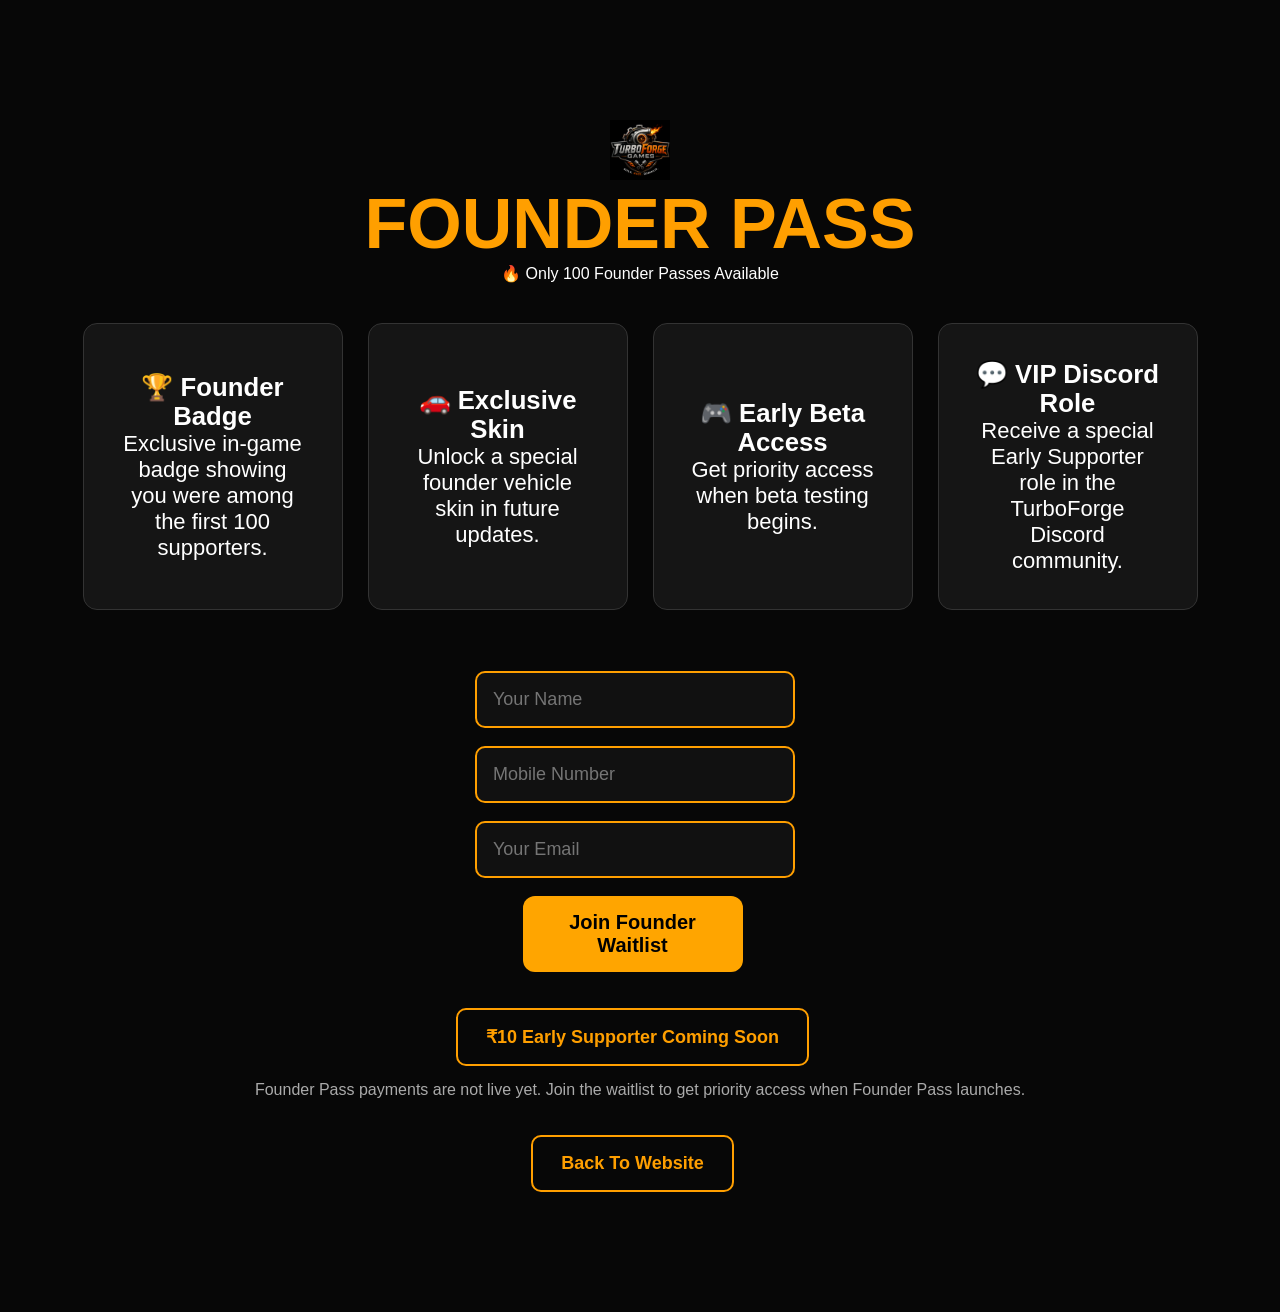
<file: founder-pass.html>
<!DOCTYPE html>
<html>

<head>
    <title>Founder Pass | TurboForge Games</title>
    <link rel="stylesheet" href="style.css">
</head>

<body>

<section class="section">

    <div class="logo">
        <img src="assets/logo/logo.png" alt="TurboForge Games Logo">
    </div>

    <h1>Founder Pass</h1>

    <p>
       🔥 Only 100 Founder Passes Available
    </p>

    <div class="cards">

<div class="card">
<h3>🏆 Founder Badge</h3>
<p>Exclusive in-game badge showing you were among the first 100 supporters.</p>
</div>

<div class="card">
<h3>🚗 Exclusive Skin</h3>
<p>Unlock a special founder vehicle skin in future updates.</p>
</div>

<div class="card">
<h3>🎮 Early Beta Access</h3>
<p>Get priority access when beta testing begins.</p>
</div>

<div class="card">
<h3>💬 VIP Discord Role</h3>
<p>Receive a special Early Supporter role in the TurboForge Discord community.</p>
</div>

</div>

    <br><br>

<form id="founderForm">

<input type="text"
placeholder="Your Name"
required>

<br><br>

<input type="tel"
placeholder="Mobile Number"
required>

<br><br>

<input type="email"
placeholder="Your Email"
required>

<br><br>

<button type="submit" class="cta-button">
Join Founder Waitlist
</button>

</form>

<p id="founderSuccess" style="display:none;">
✅ You have been added to the Founder Pass Waitlist.
</p>

<br><br>

<button class="outline">
₹10 Early Supporter Coming Soon
</button>
<p class="small-note">
Founder Pass payments are not live yet.
Join the waitlist to get priority access when Founder Pass launches.
</p>


    <br><br>

    <a href="index.html">
        <button class="outline">
            Back To Website
        </button>
    </a>

</section>

<script src="script.js"></script>

</body>
</html>
</file>
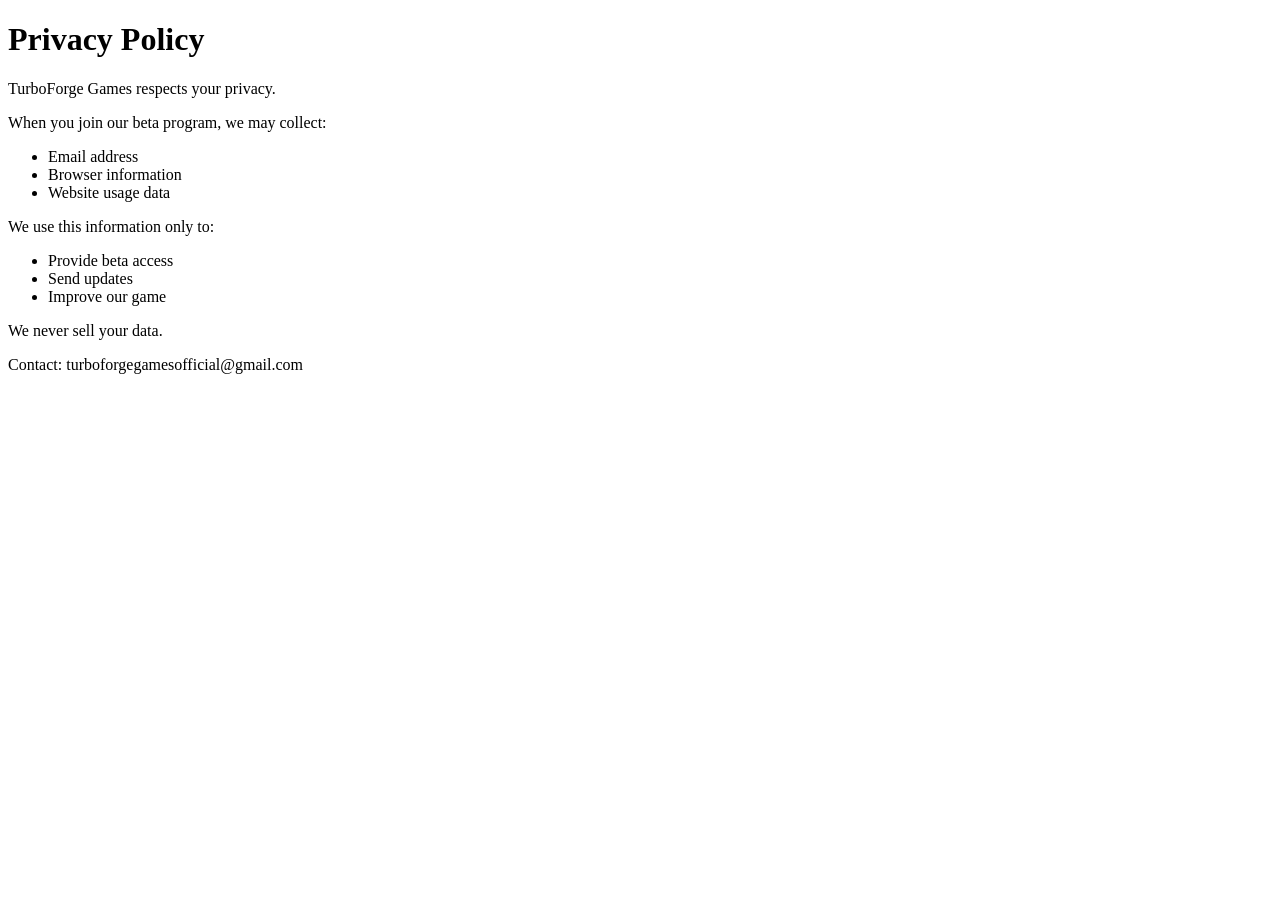
<file: privacy-policy.html>
<!DOCTYPE html>
<html>
<head>
<title>Privacy Policy - TurboForge Games</title>
</head>
<body>

<h1>Privacy Policy</h1>

<p>TurboForge Games respects your privacy.</p>

<p>When you join our beta program, we may collect:</p>

<ul>
<li>Email address</li>
<li>Browser information</li>
<li>Website usage data</li>
</ul>

<p>We use this information only to:</p>

<ul>
<li>Provide beta access</li>
<li>Send updates</li>
<li>Improve our game</li>
</ul>

<p>We never sell your data.</p>

<p>Contact: turboforgegamesofficial@gmail.com</p>

</body>
</html>
</file>
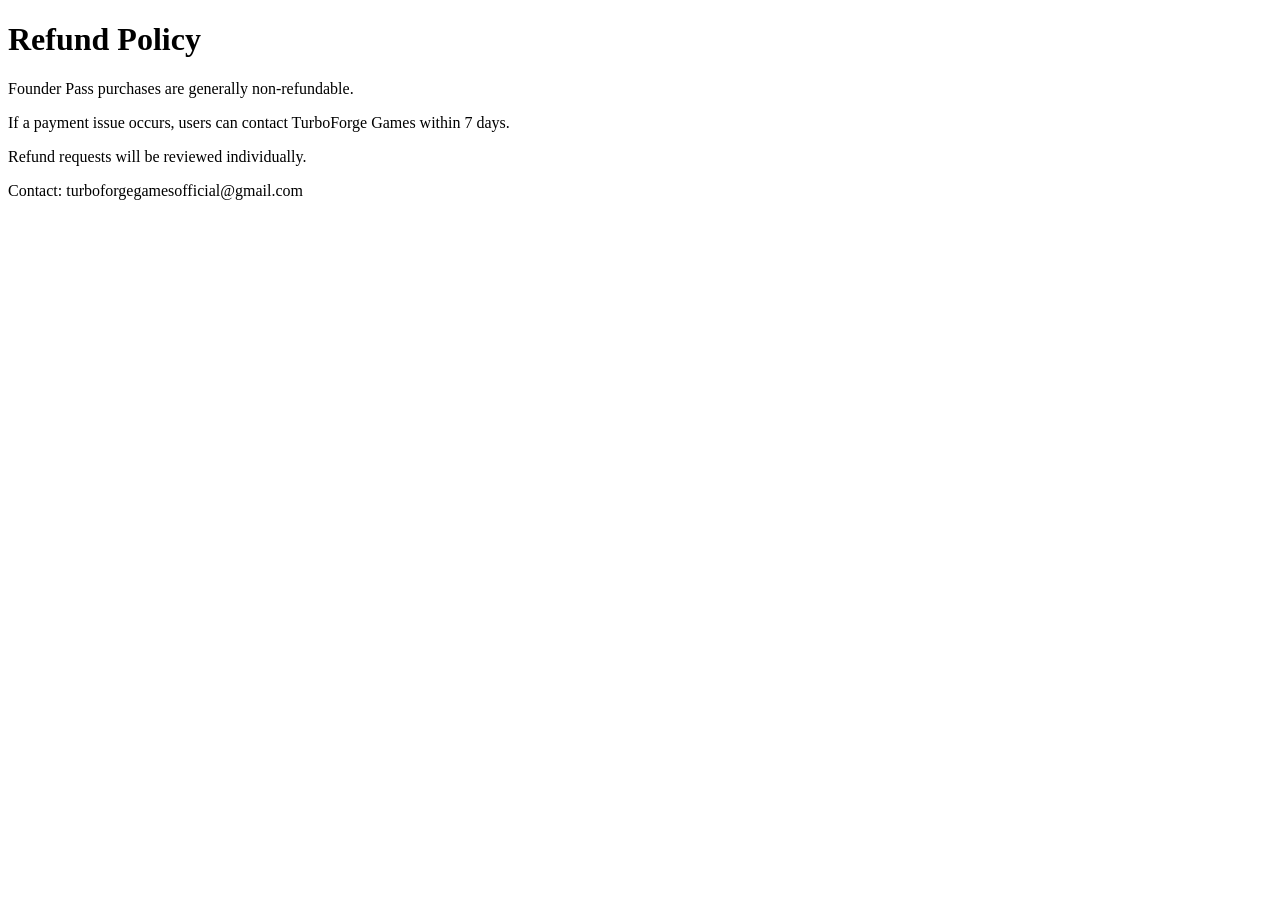
<file: refund-policy.html>
<!DOCTYPE html>
<html>
<head>
    <title>Refund Policy - TurboForge Games</title>
</head>
<body>

<h1>Refund Policy</h1>

<p>Founder Pass purchases are generally non-refundable.</p>

<p>If a payment issue occurs, users can contact TurboForge Games within 7 days.</p>

<p>Refund requests will be reviewed individually.</p>

<p>Contact: turboforgegamesofficial@gmail.com</p>

</body>
</html>
</file>
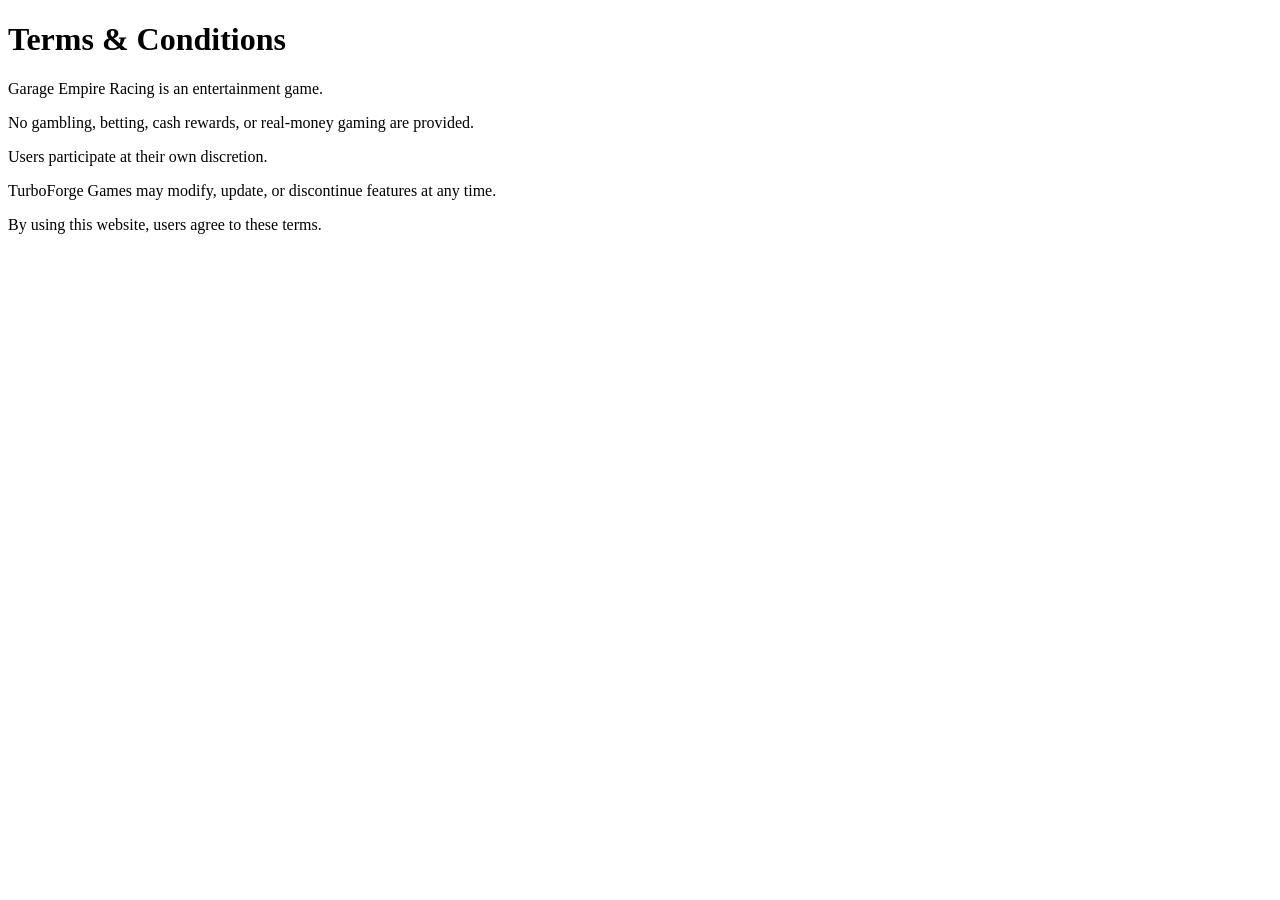
<file: terms.html>
<!DOCTYPE html>
<html>
<head>
    <title>Terms & Conditions - TurboForge Games</title>
</head>
<body>

<h1>Terms & Conditions</h1>

<p>Garage Empire Racing is an entertainment game.</p>

<p>No gambling, betting, cash rewards, or real-money gaming are provided.</p>

<p>Users participate at their own discretion.</p>

<p>TurboForge Games may modify, update, or discontinue features at any time.</p>

<p>By using this website, users agree to these terms.</p>

</body>
</html>
</file>
<file: style.css>
html {
    scroll-behavior: smooth;
}


* {
  margin: 0;
  padding: 0;
  box-sizing: border-box;
}

body {
  background: #070707;
  color: white;
  font-family: Arial, sans-serif;
}

header {
  position: fixed;
  top: 0;
  width: 100%;
  padding: 22px 60px;
  display: flex;
  justify-content: space-between;
  background: rgba(0,0,0,0.75);
  z-index: 10;
}

.logo img{
    height:60px;
}

nav a {
  color: white;
  margin-left: 25px;
  text-decoration: none;
}

.hero {
  min-height: 100vh;
  background:
    linear-gradient(rgba(0,0,0,0.65), rgba(0,0,0,0.9)),
    url("banner.png");
  background-size: cover;
  background-position: center;
  background-repeat: no-repeat;
  display: flex;
  align-items: center;
  padding: 120px 70px 60px;
}

.hero-content {
  max-width: 750px;
  margin-left: 0;
}

.tag {
  color: #ff9f00;
  font-weight: bold;
  letter-spacing: 3px;
  margin-bottom: 15px;
}

h1 {
  font-size: 70px;
  color: #ff9f00;
  text-transform: uppercase;
}

.subtitle {
  font-size: 22px;
  margin: 20px 0 30px;
  color: #dddddd;
}

button {
  background: #ff9f00;
  color: #111;
  border: none;
  padding: 16px 28px;
  margin-right: 15px;
  font-size: 18px;
  font-weight: bold;
  border-radius: 10px;
  cursor: pointer;
}

.outline {
  background: transparent;
  color: #ff9f00;
  border: 2px solid #ff9f00;
}

.section{
padding:120px 60px;
text-align:center;
}

.section h2, .founder h2 {
  color: #ff9f00;
  font-size: 40px;
  margin-bottom: 30px;
}

.cards {
  display: grid;
  grid-template-columns: repeat(4, 1fr);
  gap: 20px;
}

.cards div {
  background: #151515;
  padding: 35px;
  border-radius: 14px;
  font-size: 22px;
  border: 1px solid #333;
}

.founder {
  padding: 80px 60px;
  text-align: center;
  background: #111;
}

.founder p {
  font-size: 22px;
  margin-bottom: 30px;
}

footer {
  padding: 30px;
  text-align: center;
  background: #000;
  color: #aaa;
}

.cards{
display:flex;
gap:20px;
justify-content:center;
flex-wrap:wrap;
}

.card{
background:#111;
padding:30px;
border-radius:20px;
border:1px solid orange;
transition:0.3s;
min-height:160px;
}

.card:hover{
transform:translateY(-10px);
box-shadow:0 0 20px orange;
}
form {
  margin-top: 25px;
}

input {
  padding: 16px;
  width: 320px;
  max-width: 90%;
  border-radius: 10px;
  border: 2px solid #ff9f00;
  background: #111;
  color: white;
  font-size: 18px;
  margin-right: 10px;
}
.cards{
display:flex;
justify-content:center;
gap:20px;
flex-wrap:wrap;
margin-top:40px;
}

.card{
background:#111;
padding:30px;
width:250px;
border-radius:15px;
border:1px solid orange;
font-size:22px;
transition:0.3s;
}

.card:hover{
transform:translateY(-10px);
box-shadow:0 0 20px orange;
}   
.gallery{
display:flex;
flex-wrap:wrap;
justify-content:center;
gap:30px;
}

.shot img{
width:350px;
height:220px;
object-fit:cover;
border-radius:15px;
border:2px solid orange;
transition:0.3s;
}

.shot img:hover{
transform:scale(1.05);
}

.shot{
width:300px;
height:180px;
background:#151515;
border:1px solid orange;
border-radius:15px;

display:flex;
justify-content:center;
align-items:center;

font-size:24px;

margin-top:20px;
overflow:hidden;
}
.logo img {
  height: 60px;
  width: auto;
}
.shot{
  background: none;
  border: none;
  width: auto;
  height: auto;
  padding: 0;
}

.shot img{
  width: 350px;
  height: 220px;
  object-fit: cover;
  border-radius: 15px;
  border: 2px solid orange;
  display: block;
}

footer {
    text-align: center;
    padding: 20px;
}

footer a {
    color: orange;
    text-decoration: none;
}

footer a:hover {
    color: white;
}

.card ul {
    text-align: left;
    padding-left: 25px;
}

.cta-button {
    width: 220px;
    padding: 15px;
    font-size: 20px;
    background: orange;
    color: black;
    border: none;
    border-radius: 12px;
    font-weight: bold;
    cursor: pointer;
}

.cta-button:hover {
    background: white;
}

/* About Section */

.about {
    text-align: center;
    padding: 80px 20px;
    max-width: 1000px;
    margin: 0 auto;
}

.about h2 {
    color: orange;
    font-size: 48px;
    margin-bottom: 20px;
}

.about-text {
    font-size: 22px;
    line-height: 1.8;
    color: white;
}

html {
  scroll-behavior: smooth;
}

.beta-counter {
  color: orange;
  margin-top: 15px;
  font-size: 20px;
  font-weight: bold;
}

.cards a{
    text-decoration:none;
    color:white;
}

.cards a:hover{
    color:white;
}

.cards a {
  text-decoration: none;
  color: white;
  display: block;
}

.cards a:visited {
  color: white;
}

.cards a:hover {
  color: white;
}

.cards {
    display: grid;
    grid-template-columns: repeat(3, 1fr);
    gap: 20px;
}

.cards {
  display: flex;
  justify-content: center;
  align-items: stretch;
  gap: 25px;
  flex-wrap: wrap;
}

.card {
  width: 260px;
  min-height: 170px;
  display: flex;
  flex-direction: column;
  justify-content: center;
  align-items: center;
}

.small-note {
    color: #aaa;
    font-size: 16px;
    margin-top: 15px;
    text-align: center;
} 

#successMessage {
  display: none;
  margin-top: 20px;
  padding: 18px;
  background: rgba(255, 159, 0, 0.12);
  border: 1px solid orange;
  border-radius: 12px;
  color: white;
  font-size: 18px;
  font-weight: bold;
}

.founder-counter {
    color: orange;
    font-size: 22px;
    font-weight: bold;
    margin: 20px 0;
}
</file>
